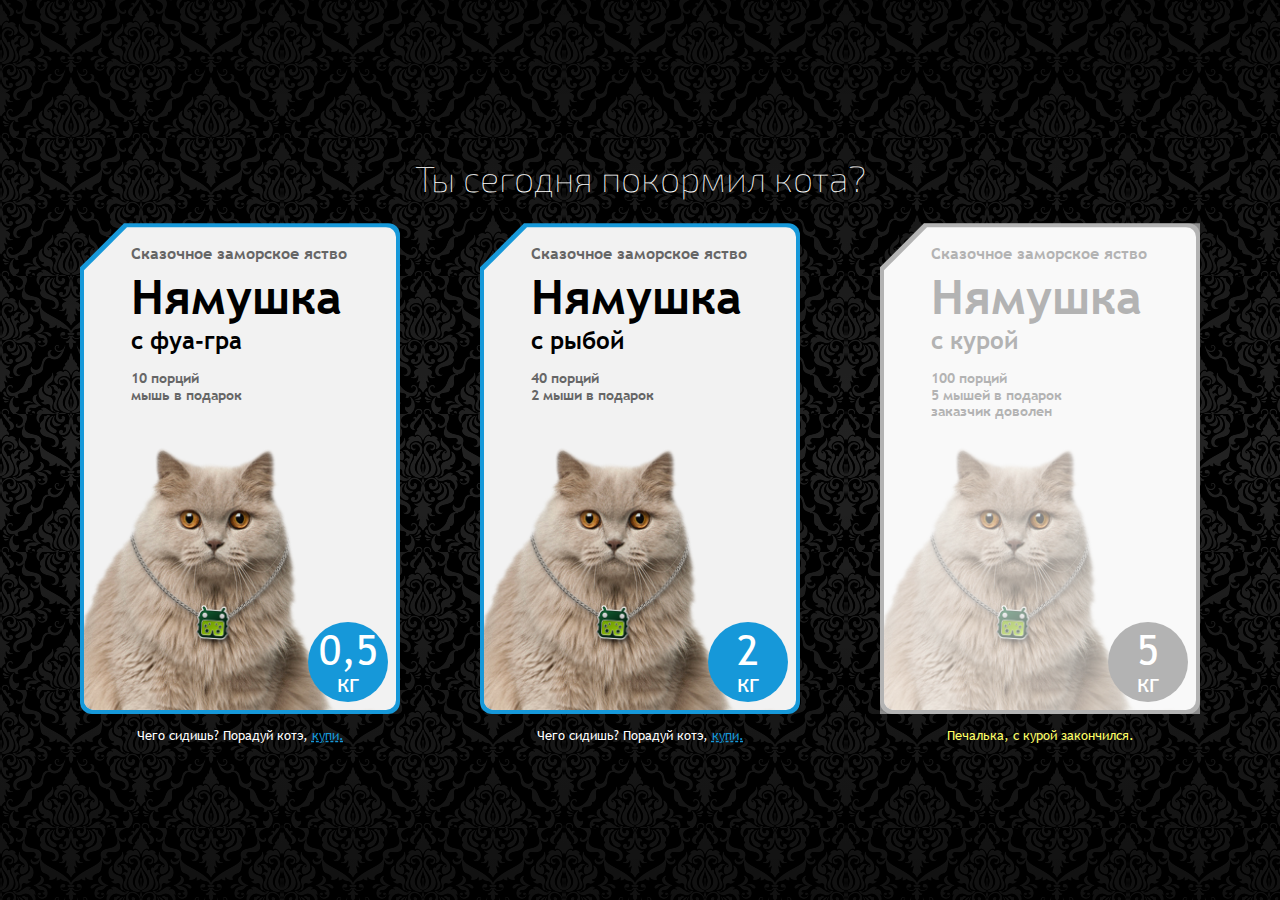
<file: funbox/cat-food/index.html>
<!doctype html><html lang="ru"><head><meta charset="UTF-8"><meta name="viewport" content="width=device-width,user-scalable=no,initial-scale=1,maximum-scale=1,minimum-scale=1"><meta http-equiv="X-UA-Compatible" content="ie=edge"><title>Funbox test</title><script defer="defer" src="main.bundle.js"></script><link href="main.css" rel="stylesheet"></head><body><section class="cat-food"><h1 class="cat-food__title">Ты сегодня покормил кота?</h1><ul class="cat-food__boxes"><li class="cat-food__boxes-item"><div class="cat-food__box food-box"><div class="food-box__inner"><div class="food-box__top-text"><h4 class="food-box__description food-box__description--default">Сказочное заморское яство</h4><h4 class="food-box__description food-box__description--selected-hover">Котэ не одобряет?</h4><h2 class="food-box__title">Нямушка</h2><h3 class="food-box__subtitle">с фуа-гра</h3><ul class="food-box__details"><li class="food-box__detail">10 порций</li><li class="food-box__detail">мышь в подарок</li></ul></div><img src="images/3e6647627f05063d4c52.png" alt="cat" class="food-box__cat"><div class="food-box__weight food-weight"><span class="food-weight__value">0,5</span> <span class="food-weight__unit">кг</span></div></div></div><div class="cat-food__under-box-text"><div class="cat-food__under-box-text--default">Чего сидишь? Порадуй котэ, <span class="cat-food__buy">купи.</span></div><div class="cat-food__under-box-text--checked">Печень утки разварная с артишоками.</div><div class="cat-food__under-box-text--unavailable">Печалька, с фуа-гра закончился.</div></div></li><li class="cat-food__boxes-item"><div class="cat-food__box food-box"><div class="food-box__inner"><div class="food-box__top-text"><h4 class="food-box__description food-box__description--default">Сказочное заморское яство</h4><h4 class="food-box__description food-box__description--selected-hover">Котэ не одобряет?</h4><h2 class="food-box__title">Нямушка</h2><h3 class="food-box__subtitle">с рыбой</h3><ul class="food-box__details"><li class="food-box__detail">40 порций</li><li class="food-box__detail">2 мыши в подарок</li></ul></div><img src="images/3e6647627f05063d4c52.png" alt="cat" class="food-box__cat"><div class="food-box__weight food-weight"><span class="food-weight__value">2</span> <span class="food-weight__unit">кг</span></div></div></div><div class="cat-food__under-box-text"><div class="cat-food__under-box-text--default">Чего сидишь? Порадуй котэ, <span class="cat-food__buy">купи.</span></div><div class="cat-food__under-box-text--checked">Головы щучьи с чесноком да свежайшая сёмгушка.</div><div class="cat-food__under-box-text--unavailable">Печалька, с рыбой закончился.</div></div></li><li class="cat-food__boxes-item cat-food__boxes-item--unavailable"><div class="cat-food__box food-box"><div class="food-box__inner"><div class="food-box__top-text"><h4 class="food-box__description food-box__description--default">Сказочное заморское яство</h4><h4 class="food-box__description food-box__description--selected-hover">Котэ не одобряет?</h4><h2 class="food-box__title">Нямушка</h2><h3 class="food-box__subtitle">с курой</h3><ul class="food-box__details"><li class="food-box__detail">100 порций</li><li class="food-box__detail">5 мышей в подарок</li><li class="food-box__detail">заказчик доволен</li></ul></div><img src="images/3e6647627f05063d4c52.png" alt="cat" class="food-box__cat"><div class="food-box__weight food-weight"><span class="food-weight__value">5</span> <span class="food-weight__unit">кг</span></div></div></div><div class="cat-food__under-box-text"><div class="cat-food__under-box-text--default">Чего сидишь? Порадуй котэ, <span class="cat-food__buy">купи.</span></div><div class="cat-food__under-box-text--checked">Филе из цыплят с трюфелями в бульоне.</div><div class="cat-food__under-box-text--unavailable">Печалька, с курой закончился.</div></div></li></ul></section></body></html>
</file>
<file: funbox/cat-food/main.css>
@import url(https://fonts.googleapis.com/css2?family=Exo+2:wght@100;400;700&display=swap);
/*! normalize.css v8.0.1 | MIT License | github.com/necolas/normalize.css */

/* Document
   ========================================================================== */

/**
 * 1. Correct the line height in all browsers.
 * 2. Prevent adjustments of font size after orientation changes in iOS.
 */

html {
  line-height: 1.15; /* 1 */
  -webkit-text-size-adjust: 100%; /* 2 */
}

/* Sections
   ========================================================================== */

/**
 * Remove the margin in all browsers.
 */

body {
  margin: 0;
}

/**
 * Render the `main` element consistently in IE.
 */

main {
  display: block;
}

/**
 * Correct the font size and margin on `h1` elements within `section` and
 * `article` contexts in Chrome, Firefox, and Safari.
 */

h1 {
  font-size: 2em;
  margin: 0.67em 0;
}

/* Grouping content
   ========================================================================== */

/**
 * 1. Add the correct box sizing in Firefox.
 * 2. Show the overflow in Edge and IE.
 */

hr {
  box-sizing: content-box; /* 1 */
  height: 0; /* 1 */
  overflow: visible; /* 2 */
}

/**
 * 1. Correct the inheritance and scaling of font size in all browsers.
 * 2. Correct the odd `em` font sizing in all browsers.
 */

pre {
  font-family: monospace, monospace; /* 1 */
  font-size: 1em; /* 2 */
}

/* Text-level semantics
   ========================================================================== */

/**
 * Remove the gray background on active links in IE 10.
 */

a {
  background-color: transparent;
}

/**
 * 1. Remove the bottom border in Chrome 57-
 * 2. Add the correct text decoration in Chrome, Edge, IE, Opera, and Safari.
 */

abbr[title] {
  border-bottom: none; /* 1 */
  text-decoration: underline; /* 2 */
  text-decoration: underline dotted; /* 2 */
}

/**
 * Add the correct font weight in Chrome, Edge, and Safari.
 */

b,
strong {
  font-weight: bolder;
}

/**
 * 1. Correct the inheritance and scaling of font size in all browsers.
 * 2. Correct the odd `em` font sizing in all browsers.
 */

code,
kbd,
samp {
  font-family: monospace, monospace; /* 1 */
  font-size: 1em; /* 2 */
}

/**
 * Add the correct font size in all browsers.
 */

small {
  font-size: 80%;
}

/**
 * Prevent `sub` and `sup` elements from affecting the line height in
 * all browsers.
 */

sub,
sup {
  font-size: 75%;
  line-height: 0;
  position: relative;
  vertical-align: baseline;
}

sub {
  bottom: -0.25em;
}

sup {
  top: -0.5em;
}

/* Embedded content
   ========================================================================== */

/**
 * Remove the border on images inside links in IE 10.
 */

img {
  border-style: none;
}

/* Forms
   ========================================================================== */

/**
 * 1. Change the font styles in all browsers.
 * 2. Remove the margin in Firefox and Safari.
 */

button,
input,
optgroup,
select,
textarea {
  font-family: inherit; /* 1 */
  font-size: 100%; /* 1 */
  line-height: 1.15; /* 1 */
  margin: 0; /* 2 */
}

/**
 * Show the overflow in IE.
 * 1. Show the overflow in Edge.
 */

button,
input { /* 1 */
  overflow: visible;
}

/**
 * Remove the inheritance of text transform in Edge, Firefox, and IE.
 * 1. Remove the inheritance of text transform in Firefox.
 */

button,
select { /* 1 */
  text-transform: none;
}

/**
 * Correct the inability to style clickable types in iOS and Safari.
 */

button,
[type="button"],
[type="reset"],
[type="submit"] {
  -webkit-appearance: button;
}

/**
 * Remove the inner border and padding in Firefox.
 */

button::-moz-focus-inner,
[type="button"]::-moz-focus-inner,
[type="reset"]::-moz-focus-inner,
[type="submit"]::-moz-focus-inner {
  border-style: none;
  padding: 0;
}

/**
 * Restore the focus styles unset by the previous rule.
 */

button:-moz-focusring,
[type="button"]:-moz-focusring,
[type="reset"]:-moz-focusring,
[type="submit"]:-moz-focusring {
  outline: 1px dotted ButtonText;
}

/**
 * Correct the padding in Firefox.
 */

fieldset {
  padding: 0.35em 0.75em 0.625em;
}

/**
 * 1. Correct the text wrapping in Edge and IE.
 * 2. Correct the color inheritance from `fieldset` elements in IE.
 * 3. Remove the padding so developers are not caught out when they zero out
 *    `fieldset` elements in all browsers.
 */

legend {
  box-sizing: border-box; /* 1 */
  color: inherit; /* 2 */
  display: table; /* 1 */
  max-width: 100%; /* 1 */
  padding: 0; /* 3 */
  white-space: normal; /* 1 */
}

/**
 * Add the correct vertical alignment in Chrome, Firefox, and Opera.
 */

progress {
  vertical-align: baseline;
}

/**
 * Remove the default vertical scrollbar in IE 10+.
 */

textarea {
  overflow: auto;
}

/**
 * 1. Add the correct box sizing in IE 10.
 * 2. Remove the padding in IE 10.
 */

[type="checkbox"],
[type="radio"] {
  box-sizing: border-box; /* 1 */
  padding: 0; /* 2 */
}

/**
 * Correct the cursor style of increment and decrement buttons in Chrome.
 */

[type="number"]::-webkit-inner-spin-button,
[type="number"]::-webkit-outer-spin-button {
  height: auto;
}

/**
 * 1. Correct the odd appearance in Chrome and Safari.
 * 2. Correct the outline style in Safari.
 */

[type="search"] {
  -webkit-appearance: textfield; /* 1 */
  outline-offset: -2px; /* 2 */
}

/**
 * Remove the inner padding in Chrome and Safari on macOS.
 */

[type="search"]::-webkit-search-decoration {
  -webkit-appearance: none;
}

/**
 * 1. Correct the inability to style clickable types in iOS and Safari.
 * 2. Change font properties to `inherit` in Safari.
 */

::-webkit-file-upload-button {
  -webkit-appearance: button; /* 1 */
  font: inherit; /* 2 */
}

/* Interactive
   ========================================================================== */

/*
 * Add the correct display in Edge, IE 10+, and Firefox.
 */

details {
  display: block;
}

/*
 * Add the correct display in all browsers.
 */

summary {
  display: list-item;
}

/* Misc
   ========================================================================== */

/**
 * Add the correct display in IE 10+.
 */

template {
  display: none;
}

/**
 * Add the correct display in IE 10.
 */

[hidden] {
  display: none;
}

@font-face{font-family:"Trebuchet MS";src:url(fonts/cf07b813e87a6896b44b.eot);src:local("Trebuchet MS Bold"),local("TrebuchetMS-Bold"),url(fonts/cf07b813e87a6896b44b.eot?#iefix) format("embedded-opentype"),url(fonts/ed76e98b5ec0933d740e.woff) format("woff"),url(fonts/b69cd0cd0562310312d7.ttf) format("truetype");font-weight:bold;font-style:normal}@font-face{font-family:"Trebuchet MS";src:url(fonts/a39cca2d6c78afd39d8f.eot);src:local("Trebuchet MS"),local("TrebuchetMS"),url(fonts/a39cca2d6c78afd39d8f.eot?#iefix) format("embedded-opentype"),url(fonts/af3cbb0e7a5aaa5aad48.woff) format("woff"),url(fonts/d69a72044b0a638fd1a5.ttf) format("truetype");font-weight:normal;font-style:normal}*{padding:0;margin:0;box-sizing:border-box}html{height:100%;font-family:"Exo 2",sans-serif;line-height:1.2}body{min-height:100%;background:linear-gradient(180deg, rgba(0, 0, 0, 0.5) 0%, rgba(0, 0, 0, 0) 50%, rgba(0, 0, 0, 0.5) 100%),url(images/2aa875fa1da426b448ec.png);display:flex;justify-content:center;align-items:center}.cat-food{padding:24px}.cat-food__title{font-weight:100;font-size:36px;color:#fff;text-align:center;margin:0 0 24px}.cat-food__boxes{display:flex;flex-wrap:wrap;justify-content:center;row-gap:30px;column-gap:80px;list-style:none;font-family:"Trebuchet MS",sans-serif}.cat-food__boxes-item{display:flex;flex-direction:column}.cat-food__boxes-item--selected .food-box{background-color:#d91667}.cat-food__boxes-item--selected .food-weight{background-color:#d91667}.cat-food__boxes-item--selected .cat-food__under-box-text--checked{display:block}.cat-food__boxes-item--selected .cat-food__under-box-text--default,.cat-food__boxes-item--selected .cat-food__under-box-text--unavailable{display:none}.cat-food__boxes-item--selected.cat-food__boxes-item--selected-hover .food-box__description--default{display:none}.cat-food__boxes-item--selected.cat-food__boxes-item--selected-hover .food-box__description--selected-hover{display:block}.cat-food__boxes-item--unavailable .food-box{background-color:#666;pointer-events:none}.cat-food__boxes-item--unavailable .food-box__title,.cat-food__boxes-item--unavailable .food-box__subtitle{color:#666}.cat-food__boxes-item--unavailable .food-box::after{content:"";position:absolute;top:0;left:0;right:0;bottom:0;background-color:#fff;opacity:.5}.cat-food__boxes-item--unavailable .food-weight{background-color:#666}.cat-food__boxes-item--unavailable .cat-food__under-box-text--unavailable{display:block}.cat-food__boxes-item--unavailable .cat-food__under-box-text--default,.cat-food__boxes-item--unavailable .cat-food__under-box-text--checked{display:none}.cat-food__under-box-text{margin-top:14px;font-size:13px;color:#fff;text-align:center}.cat-food__under-box-text--default{display:block}.cat-food__under-box-text--checked,.cat-food__under-box-text--unavailable{display:none}.cat-food__under-box-text--unavailable{color:#ff6}.cat-food__buy{color:#1698d9;text-decoration:underline;text-decoration-style:dashed;cursor:pointer}.food-box{position:relative;max-width:320px;display:flex;padding:4px;background-color:#1698d9;clip-path:polygon(44px 0, 100% 0, 100% 100%, 0 100%, 0 44px);border-radius:12px;cursor:pointer;flex-grow:1}.food-box__inner{display:flex;flex-direction:column;background:#f2f2f2;clip-path:polygon(43px 0, 100% 0, 100% 100%, 0 100%, 0 43px);border-radius:10px;overflow:hidden}.food-box__top-text{padding:17px 47px}.food-box__description{font-size:16px;color:#666;margin-bottom:5px}.food-box__description--selected-hover{display:none;color:#d91667}.food-box__title{font-size:48px;font-weight:bold;color:#000}.food-box__subtitle{font-size:24px;font-weight:bold;color:#000;margin-bottom:15px}.food-box__details{font-size:14px;font-weight:bold;color:#666;list-style:none}.food-box__cat{position:relative;display:block;max-width:100%;bottom:-10px;margin-top:auto}.food-box__weight{position:absolute;bottom:12px;right:12px}.food-weight{display:flex;flex-direction:column;justify-content:center;align-items:center;width:80px;height:80px;background-color:#1698d9;border-radius:50%;color:#fff;line-height:1}.food-weight__value{font-size:42px}.food-weight__unit{font-size:24px}

/*# sourceMappingURL=main.css.map*/
</file>
